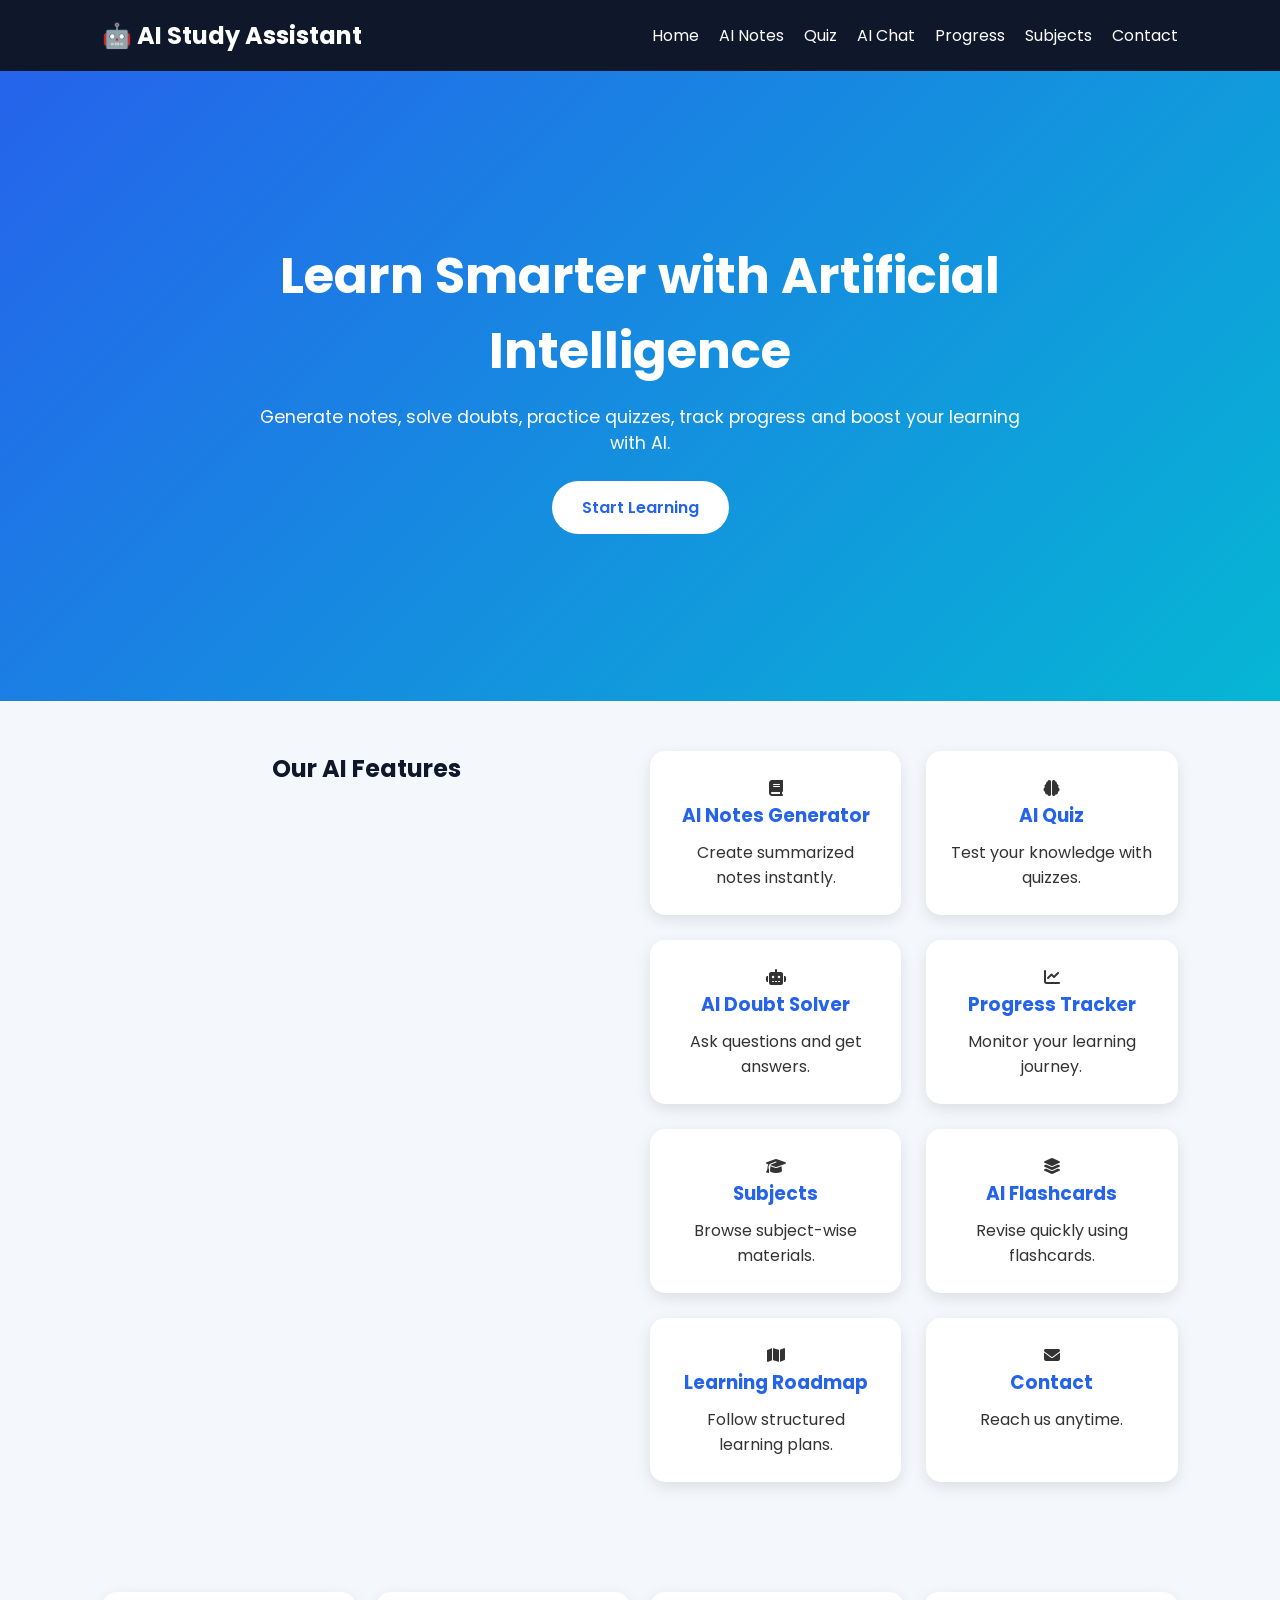
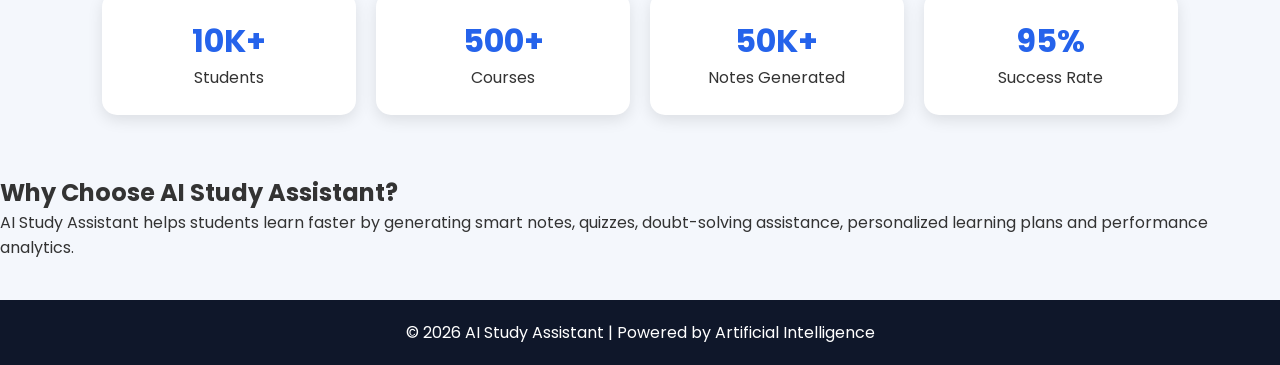
<file: cfai/AIStudyAssistant/index.html>
<!DOCTYPE html>
<html lang="en">
<head>
<meta charset="UTF-8">
<meta name="viewport" content="width=device-width, initial-scale=1.0">
<title>AI Study Assistant</title>

<link rel="stylesheet" href="style.css">

<link rel="stylesheet"
href="https://cdnjs.cloudflare.com/ajax/libs/font-awesome/6.5.1/css/all.min.css">
</head>

<body>

<header>
    <nav class="navbar">

        <div class="logo">
            🤖 AI Study Assistant
        </div>

        <ul class="nav-links">
            <li><a href="index.html">Home</a></li>
            <li><a href="notes.html">AI Notes</a></li>
            <li><a href="quiz.html">Quiz</a></li>
            <li><a href="chatbot.html">AI Chat</a></li>
            <li><a href="progress.html">Progress</a></li>
            <li><a href="subjects.html">Subjects</a></li>
            <li><a href="contact.html">Contact</a></li>
        </ul>

    </nav>
</header>

<section class="hero">

    <div class="hero-content">

        <h1>Learn Smarter with Artificial Intelligence</h1>

        <p>
            Generate notes, solve doubts, practice quizzes,
            track progress and boost your learning with AI.
        </p>

        <a href="notes.html" class="btn">
            Start Learning
        </a>

    </div>

</section>

<section class="features">

    <h2>Our AI Features</h2>

    <div class="feature-grid">

        <a href="notes.html" class="feature-card">
            <i class="fas fa-book"></i>
            <h3>AI Notes Generator</h3>
            <p>Create summarized notes instantly.</p>
        </a>

        <a href="quiz.html" class="feature-card">
            <i class="fas fa-brain"></i>
            <h3>AI Quiz</h3>
            <p>Test your knowledge with quizzes.</p>
        </a>

        <a href="chatbot.html" class="feature-card">
            <i class="fas fa-robot"></i>
            <h3>AI Doubt Solver</h3>
            <p>Ask questions and get answers.</p>
        </a>

        <a href="progress.html" class="feature-card">
            <i class="fas fa-chart-line"></i>
            <h3>Progress Tracker</h3>
            <p>Monitor your learning journey.</p>
        </a>

        <a href="subjects.html" class="feature-card">
            <i class="fas fa-graduation-cap"></i>
            <h3>Subjects</h3>
            <p>Browse subject-wise materials.</p>
        </a>

        <a href="flashcards.html" class="feature-card">
            <i class="fas fa-layer-group"></i>
            <h3>AI Flashcards</h3>
            <p>Revise quickly using flashcards.</p>
        </a>

        <a href="roadmap.html" class="feature-card">
            <i class="fas fa-map"></i>
            <h3>Learning Roadmap</h3>
            <p>Follow structured learning plans.</p>
        </a>

        <a href="contact.html" class="feature-card">
            <i class="fas fa-envelope"></i>
            <h3>Contact</h3>
            <p>Reach us anytime.</p>
        </a>

    </div>

</section>

<section class="stats">

    <div class="stat-card">
        <h2>10K+</h2>
        <p>Students</p>
    </div>

    <div class="stat-card">
        <h2>500+</h2>
        <p>Courses</p>
    </div>

    <div class="stat-card">
        <h2>50K+</h2>
        <p>Notes Generated</p>
    </div>

    <div class="stat-card">
        <h2>95%</h2>
        <p>Success Rate</p>
    </div>

</section>

<section class="about">

    <h2>Why Choose AI Study Assistant?</h2>

    <p>
        AI Study Assistant helps students learn faster by generating
        smart notes, quizzes, doubt-solving assistance, personalized
        learning plans and performance analytics.
    </p>

</section>

<footer>

    <p>
        © 2026 AI Study Assistant | Powered by Artificial Intelligence
    </p>

</footer>

</body>
</html>
</file>
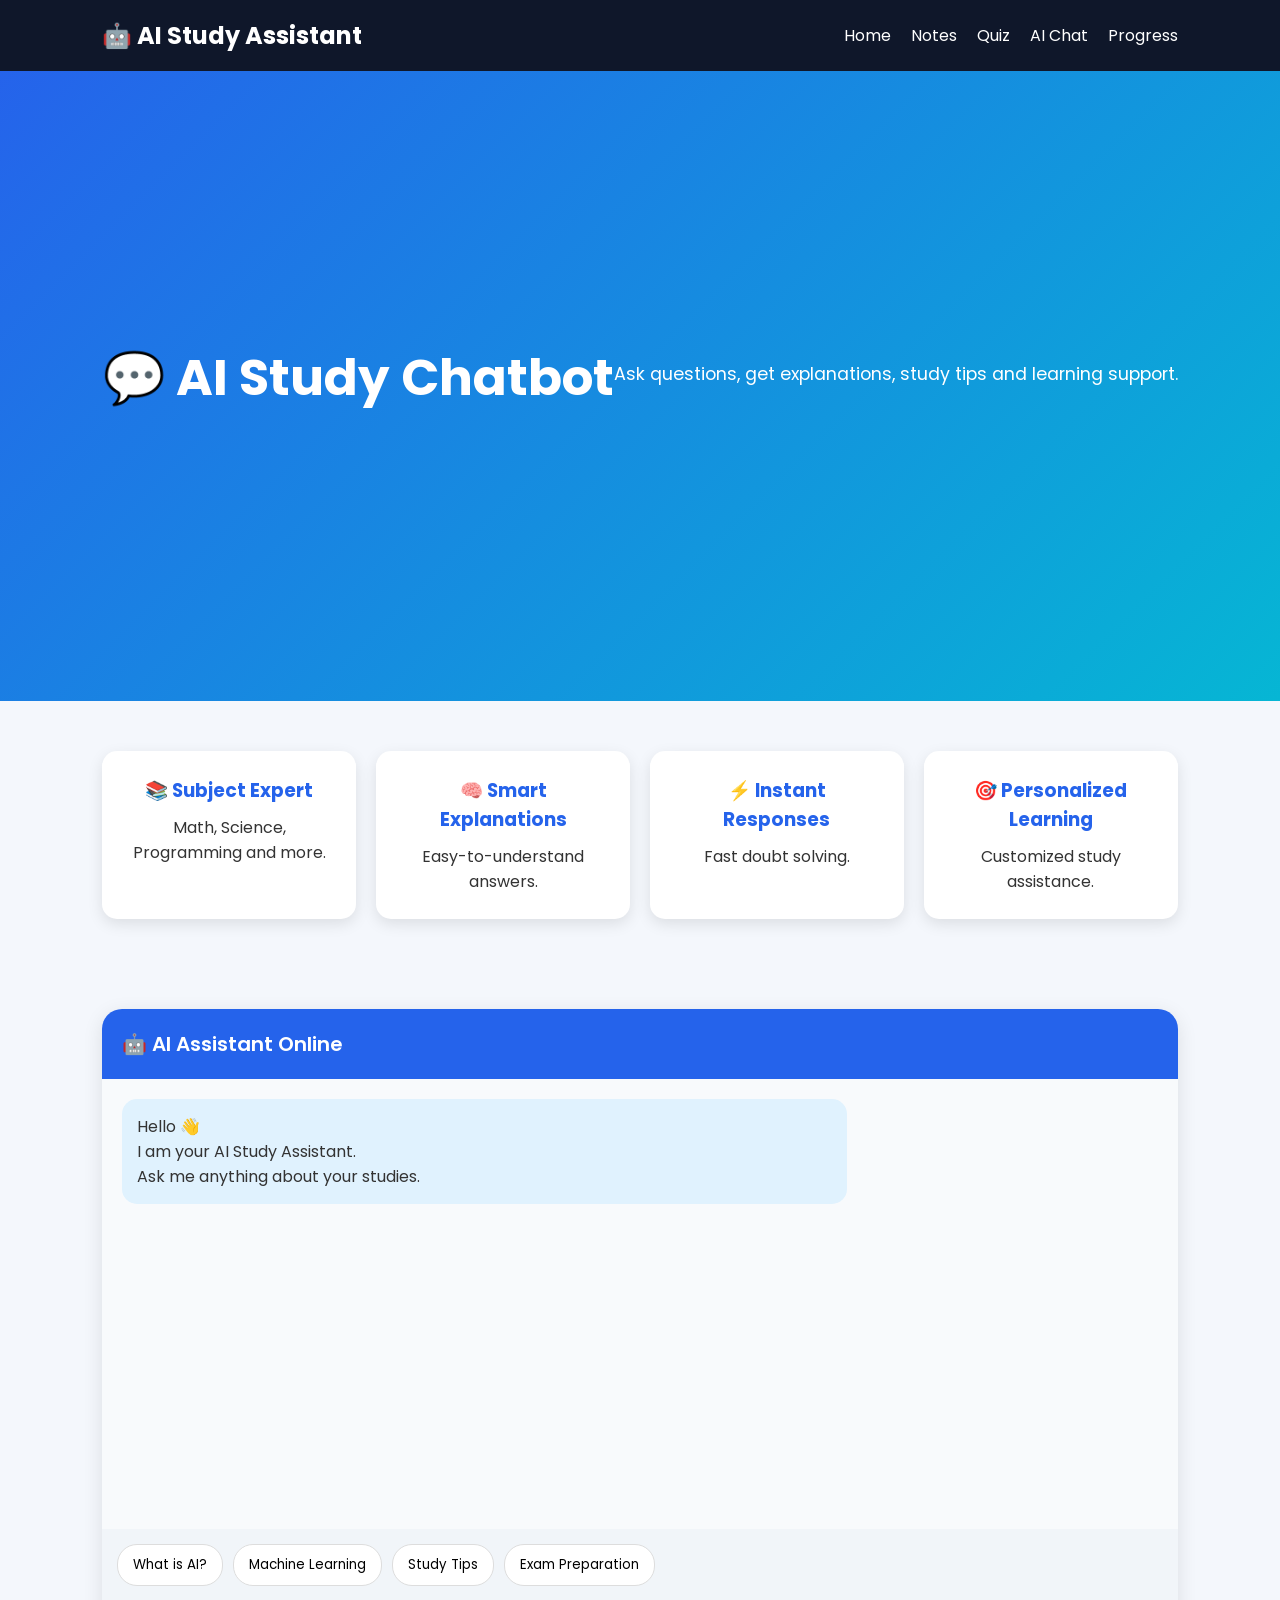
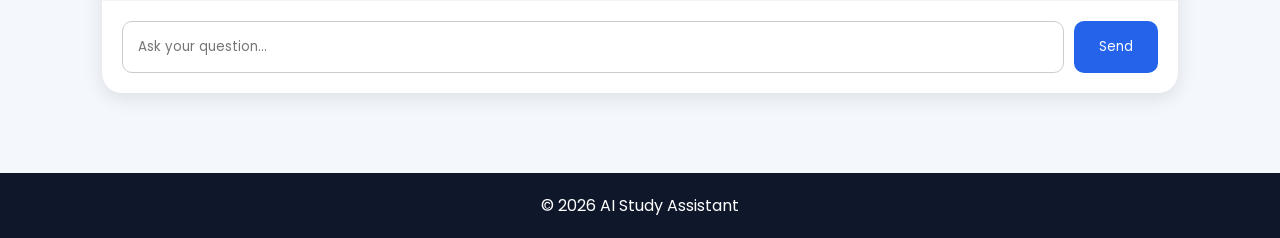
<file: cfai/AIStudyAssistant/chatbot.html>
<!DOCTYPE html>
<html lang="en">
<head>
<meta charset="UTF-8">
<meta name="viewport" content="width=device-width, initial-scale=1.0">
<title>AI Study Assistant Chatbot</title>

<link rel="stylesheet" href="style.css">
</head>

<body>

<nav class="navbar">

<div class="logo">
🤖 AI Study Assistant
</div>

<ul class="nav-links">
<li><a href="index.html">Home</a></li>
<li><a href="notes.html">Notes</a></li>
<li><a href="quiz.html">Quiz</a></li>
<li><a href="chatbot.html">AI Chat</a></li>
<li><a href="progress.html">Progress</a></li>
</ul>

</nav>

<section class="hero">

<h1>💬 AI Study Chatbot</h1>

<p>
Ask questions, get explanations,
study tips and learning support.
</p>

</section>

<section class="features">

<div class="feature-card">
<h3>📚 Subject Expert</h3>
<p>Math, Science, Programming and more.</p>
</div>

<div class="feature-card">
<h3>🧠 Smart Explanations</h3>
<p>Easy-to-understand answers.</p>
</div>

<div class="feature-card">
<h3>⚡ Instant Responses</h3>
<p>Fast doubt solving.</p>
</div>

<div class="feature-card">
<h3>🎯 Personalized Learning</h3>
<p>Customized study assistance.</p>
</div>

</section>

<section class="chat-section">

<div class="chat-container">

<div class="chat-header">
🤖 AI Assistant Online
</div>

<div class="chat-box" id="chatBox">

<div class="bot-message">
Hello 👋<br>
I am your AI Study Assistant.<br>
Ask me anything about your studies.
</div>

</div>

<div class="quick-buttons">

<button onclick="quickQuestion('What is Artificial Intelligence?')">
What is AI?
</button>

<button onclick="quickQuestion('Explain Machine Learning')">
Machine Learning
</button>

<button onclick="quickQuestion('Give study tips')">
Study Tips
</button>

<button onclick="quickQuestion('How to prepare for exams?')">
Exam Preparation
</button>

</div>

<div class="input-area">

<input
type="text"
id="userInput"
placeholder="Ask your question...">

<button onclick="sendMessage()">
Send
</button>

</div>

</div>

</section>

<footer>

<p>
© 2026 AI Study Assistant
</p>

</footer>

<script>

function sendMessage(){

let input =
document.getElementById("userInput");

let message =
input.value.trim();

if(message===""){
return;
}

let chatBox =
document.getElementById("chatBox");

chatBox.innerHTML +=
`
<div class="user-message">
${message}
</div>
`;

let response = "";

if(message.toLowerCase().includes("ai")){

response =
"Artificial Intelligence (AI) is the simulation of human intelligence by machines.";

}
else if(message.toLowerCase().includes("machine learning")){

response =
"Machine Learning is a branch of AI where systems learn from data.";

}
else if(message.toLowerCase().includes("study")){

response =
"Study daily, revise regularly and practice questions consistently.";

}
else if(message.toLowerCase().includes("exam")){

response =
"Create a timetable, revise concepts and solve previous papers.";

}
else{

response =
"This is a demo chatbot. Connect an AI API for real intelligent responses.";

}

chatBox.innerHTML +=
`
<div class="bot-message">
${response}
</div>
`;

input.value="";

chatBox.scrollTop =
chatBox.scrollHeight;

}

function quickQuestion(text){

document.getElementById(
"userInput"
).value=text;

sendMessage();

}

</script>

</body>
</html>
</file>
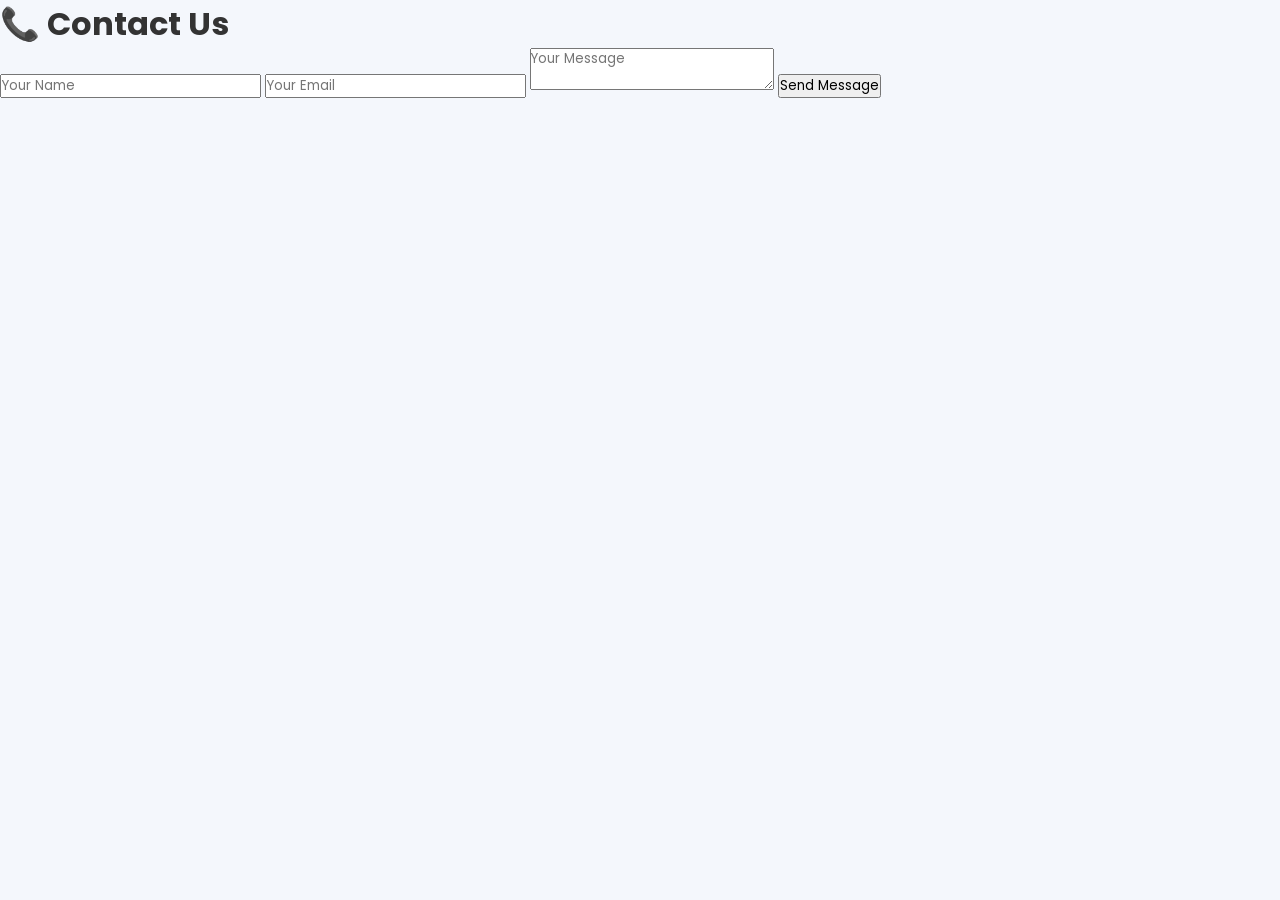
<file: cfai/AIStudyAssistant/contact.html>
<!DOCTYPE html>
<html>
<head>
<title>Contact</title>
<link rel="stylesheet" href="style.css">
</head>
<body>

<div class="page">

<h1>📞 Contact Us</h1>

<form>

<input type="text" placeholder="Your Name">

<input type="email" placeholder="Your Email">

<textarea placeholder="Your Message"></textarea>

<button>Send Message</button>

</form>

</div>

</body>
</html>
</file>
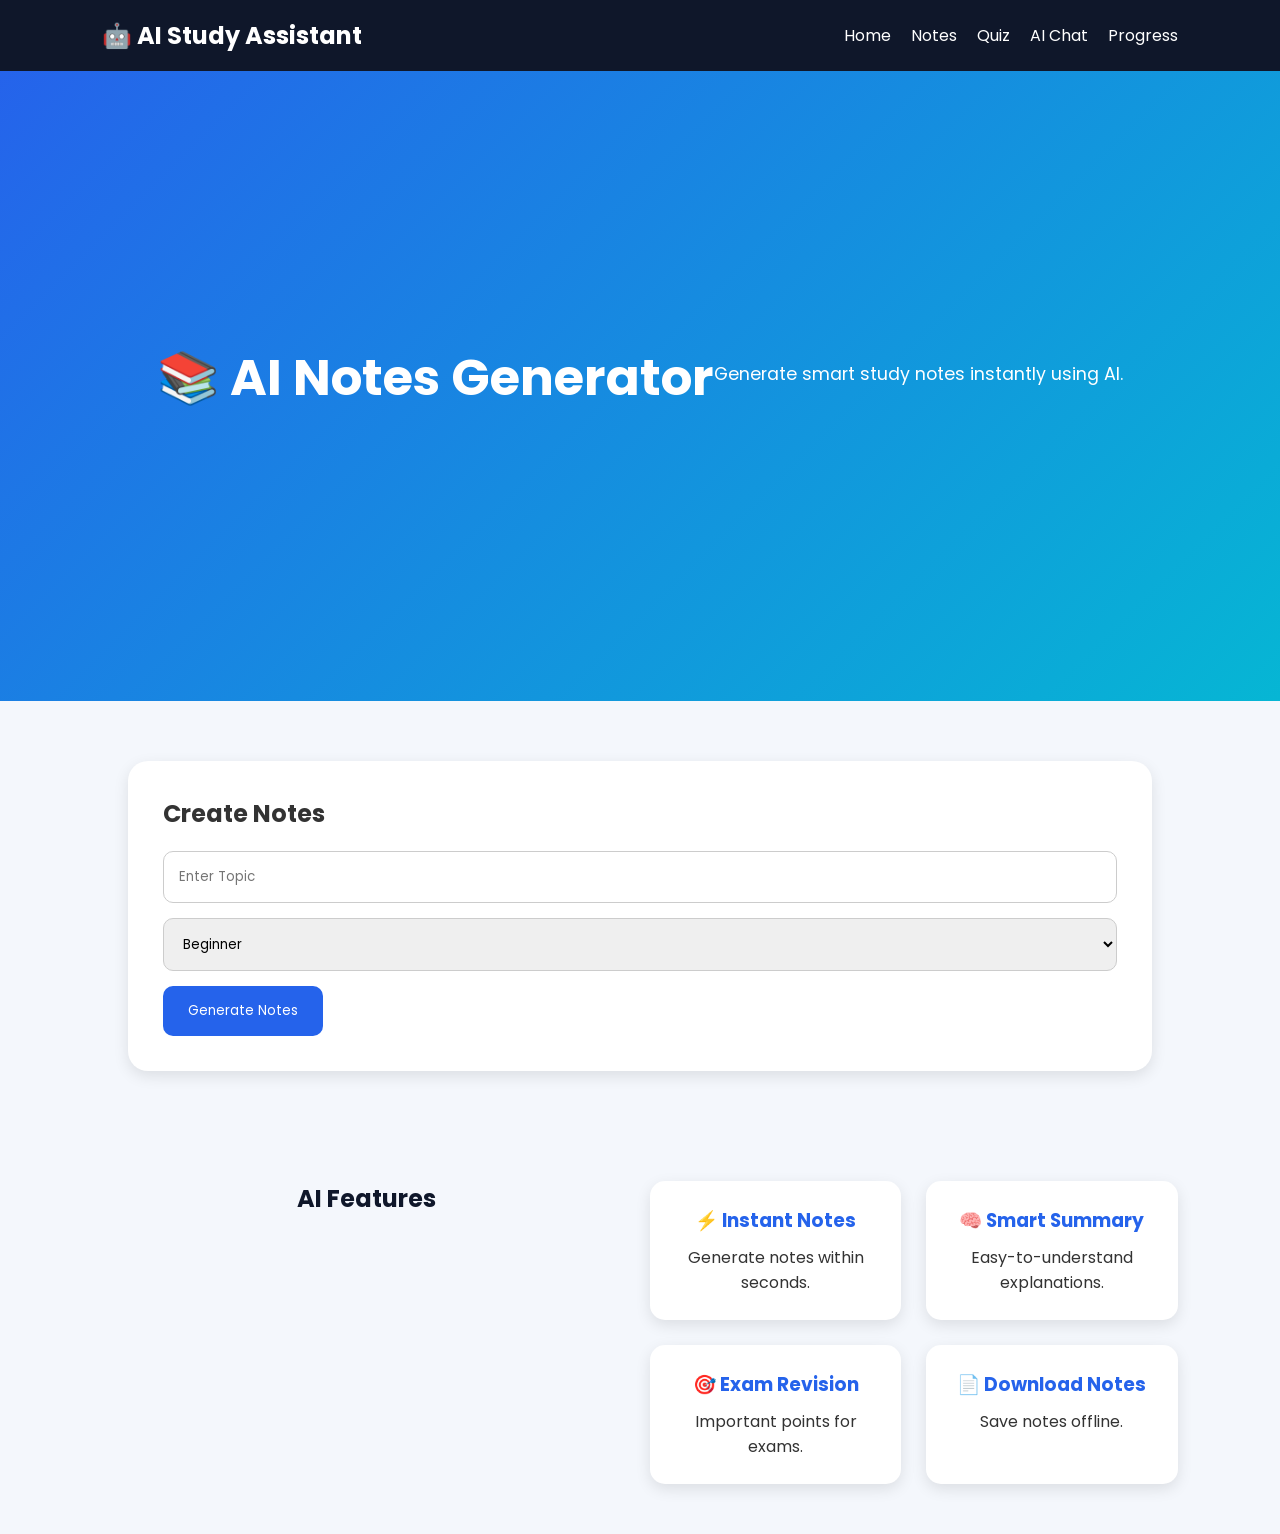
<file: cfai/AIStudyAssistant/notes.html>
<!DOCTYPE html>
<html lang="en">
<head>
<meta charset="UTF-8">
<meta name="viewport" content="width=device-width, initial-scale=1.0">
<title>AI Notes Generator</title>

<link rel="stylesheet" href="style.css">

</head>
<body>

<header>
    <nav class="navbar">

        <div class="logo">
            🤖 AI Study Assistant
        </div>

        <ul class="nav-links">
            <li><a href="index.html">Home</a></li>
            <li><a href="notes.html">Notes</a></li>
            <li><a href="quiz.html">Quiz</a></li>
            <li><a href="chatbot.html">AI Chat</a></li>
            <li><a href="progress.html">Progress</a></li>
        </ul>

    </nav>
</header>

<section class="hero">

    <h1>📚 AI Notes Generator</h1>

    <p>
        Generate smart study notes instantly using AI.
    </p>

</section>

<section class="generator">

    <div class="generator-card">

        <h2>Create Notes</h2>

        <input
            type="text"
            id="topic"
            placeholder="Enter Topic">

        <select id="level">
            <option>Beginner</option>
            <option>Intermediate</option>
            <option>Advanced</option>
        </select>

        <button onclick="generateNotes()">
            Generate Notes
        </button>

    </div>

</section>

<section id="outputSection" class="output-section">

    <div class="output-card">

        <h2 id="title"></h2>

        <h3>Summary</h3>

        <p id="summary"></p>

        <h3>Key Points</h3>

        <ul id="points"></ul>

        <h3>Study Tips</h3>

        <p id="tips"></p>

        <button onclick="downloadNotes()">
            Download Notes
        </button>

    </div>

</section>

<section class="features">

    <h2>AI Features</h2>

    <div class="feature-grid">

        <div class="feature-card">
            <h3>⚡ Instant Notes</h3>
            <p>Generate notes within seconds.</p>
        </div>

        <div class="feature-card">
            <h3>🧠 Smart Summary</h3>
            <p>Easy-to-understand explanations.</p>
        </div>

        <div class="feature-card">
            <h3>🎯 Exam Revision</h3>
            <p>Important points for exams.</p>
        </div>

        <div class="feature-card">
            <h3>📄 Download Notes</h3>
            <p>Save notes offline.</p>
        </div>

    </div>

</section>

<script>

function generateNotes(){

let topic =
document.getElementById("topic").value;

let level =
document.getElementById("level").value;

if(topic==""){
alert("Enter a topic");
return;
}

document.getElementById("outputSection").style.display="block";

document.getElementById("title").innerHTML=
topic + " - " + level;

document.getElementById("summary").innerHTML=
topic +
" is an important topic. Understanding the fundamentals helps build strong knowledge and practical skills.";

document.getElementById("points").innerHTML=
`
<li>Introduction to ${topic}</li>
<li>Main concepts</li>
<li>Applications</li>
<li>Advantages</li>
<li>Revision Points</li>
`;

document.getElementById("tips").innerHTML=
"Revise daily, practice questions and focus on conceptual understanding.";

}

function downloadNotes(){

let content =
document.querySelector(".output-card").innerText;

let blob =
new Blob([content], {type:"text/plain"});

let a =
document.createElement("a");

a.href =
URL.createObjectURL(blob);

a.download =
"AI_Notes.txt";

a.click();

}

</script>

</body>
</html>
</file>
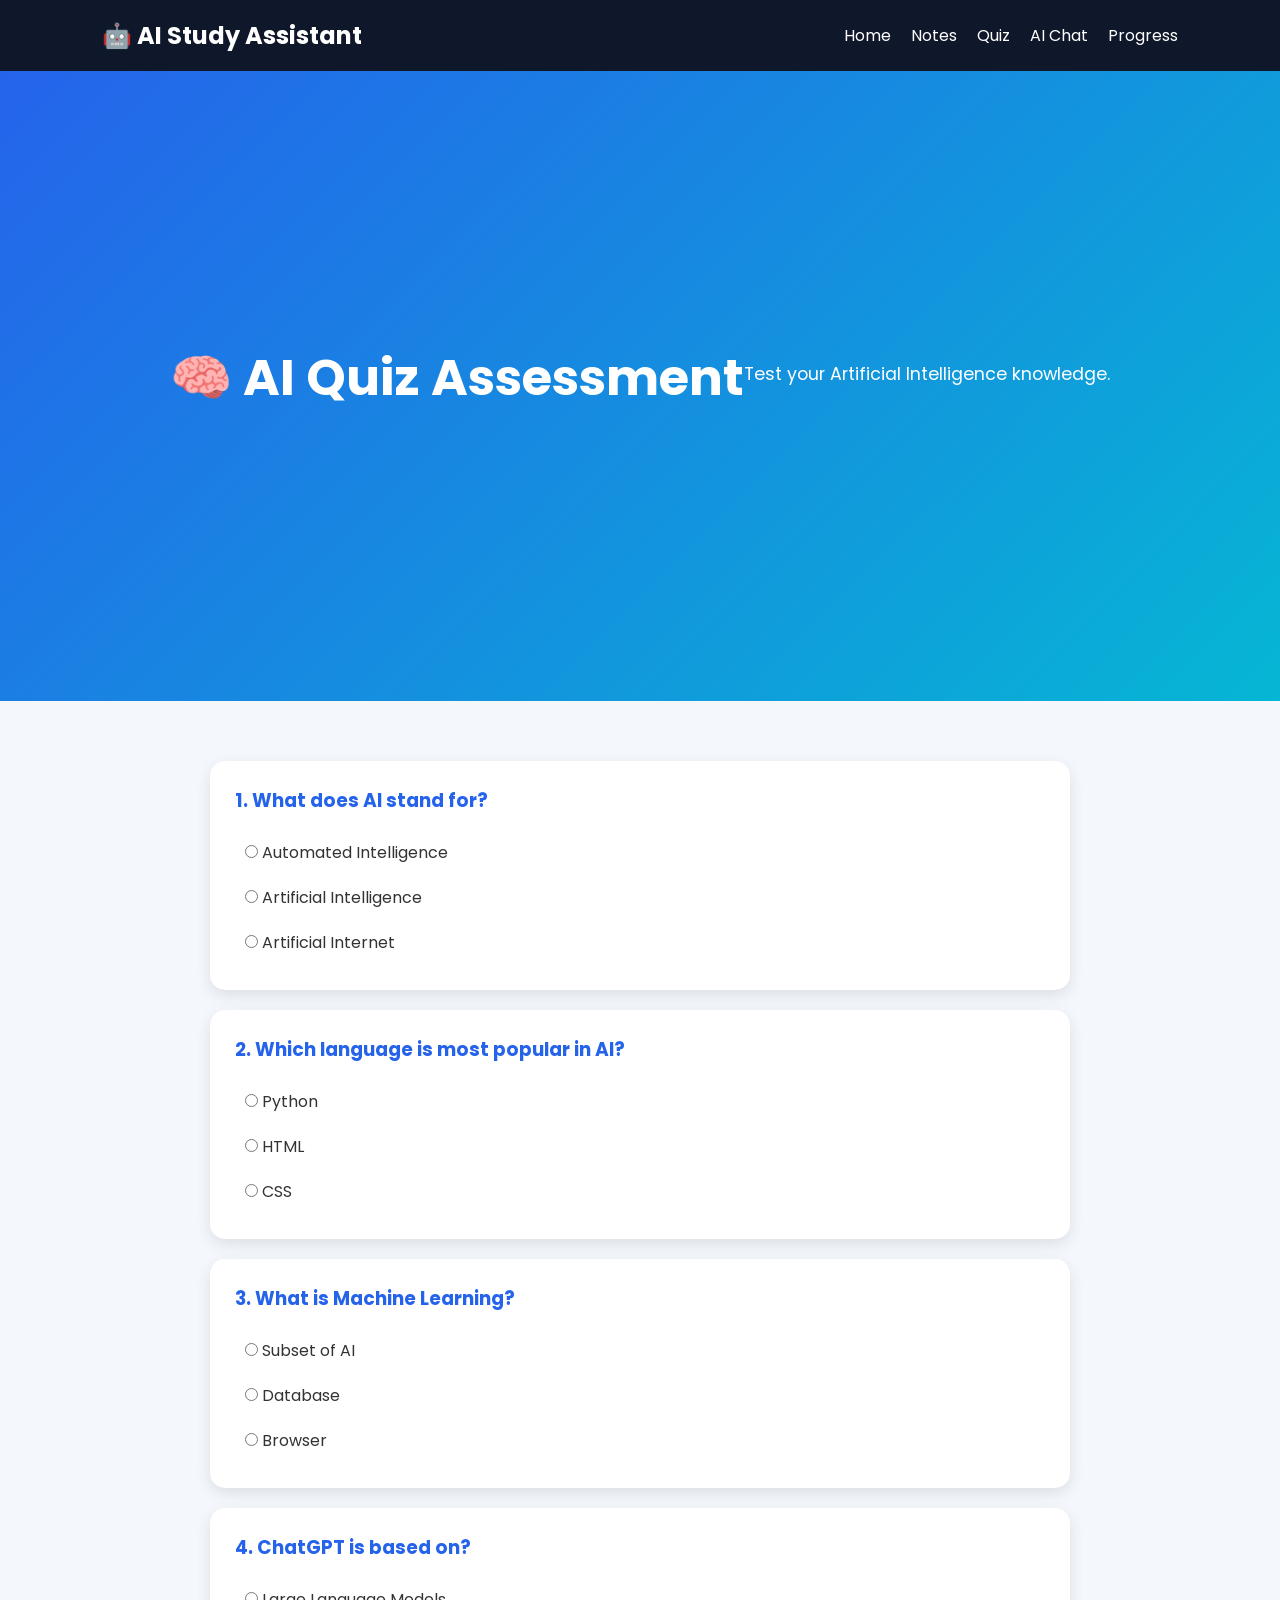
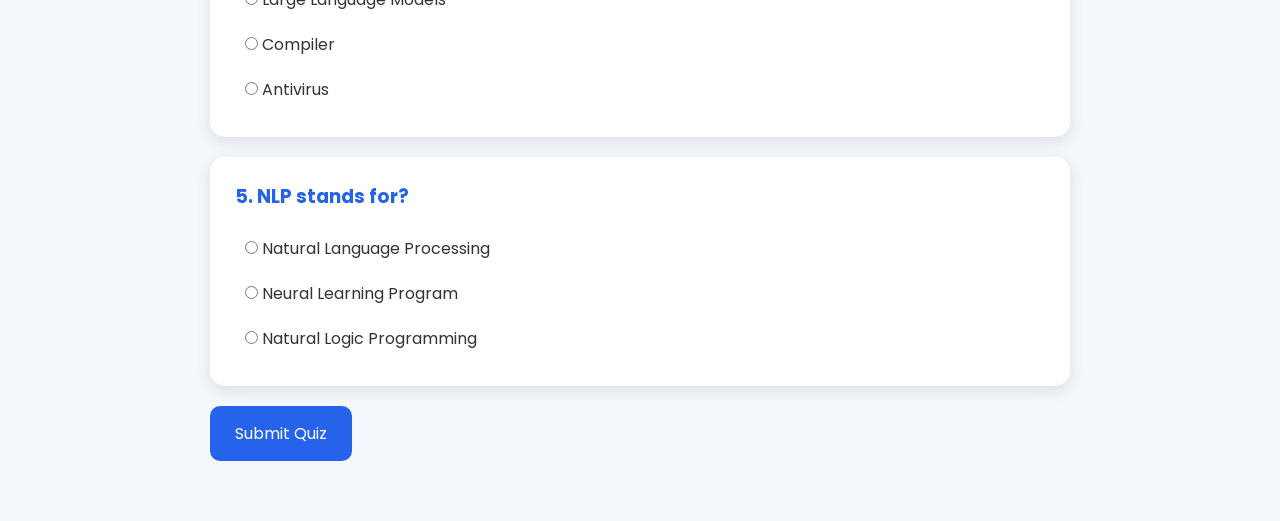
<file: cfai/AIStudyAssistant/quiz.html>
<!DOCTYPE html>
<html lang="en">
<head>
<meta charset="UTF-8">
<meta name="viewport" content="width=device-width, initial-scale=1.0">
<title>AI Quiz Assessment</title>

<link rel="stylesheet" href="style.css">
</head>
<body>

<header>
    <nav class="navbar">
        <div class="logo">🤖 AI Study Assistant</div>

        <ul class="nav-links">
            <li><a href="index.html">Home</a></li>
            <li><a href="notes.html">Notes</a></li>
            <li><a href="quiz.html">Quiz</a></li>
            <li><a href="chatbot.html">AI Chat</a></li>
            <li><a href="progress.html">Progress</a></li>
        </ul>
    </nav>
</header>

<section class="hero">
    <h1>🧠 AI Quiz Assessment</h1>
    <p>Test your Artificial Intelligence knowledge.</p>
</section>

<div class="quiz-container">

<form id="quizForm">

<div class="question">
<h3>1. What does AI stand for?</h3>

<label><input type="radio" name="q1" value="0"> Automated Intelligence</label>
<label><input type="radio" name="q1" value="1"> Artificial Intelligence</label>
<label><input type="radio" name="q1" value="0"> Artificial Internet</label>
</div>

<div class="question">
<h3>2. Which language is most popular in AI?</h3>

<label><input type="radio" name="q2" value="1"> Python</label>
<label><input type="radio" name="q2" value="0"> HTML</label>
<label><input type="radio" name="q2" value="0"> CSS</label>
</div>

<div class="question">
<h3>3. What is Machine Learning?</h3>

<label><input type="radio" name="q3" value="1"> Subset of AI</label>
<label><input type="radio" name="q3" value="0"> Database</label>
<label><input type="radio" name="q3" value="0"> Browser</label>
</div>

<div class="question">
<h3>4. ChatGPT is based on?</h3>

<label><input type="radio" name="q4" value="1"> Large Language Models</label>
<label><input type="radio" name="q4" value="0"> Compiler</label>
<label><input type="radio" name="q4" value="0"> Antivirus</label>
</div>

<div class="question">
<h3>5. NLP stands for?</h3>

<label><input type="radio" name="q5" value="1"> Natural Language Processing</label>
<label><input type="radio" name="q5" value="0"> Neural Learning Program</label>
<label><input type="radio" name="q5" value="0"> Natural Logic Programming</label>
</div>

<button type="button" class="submit-btn" onclick="calculateScore()">
Submit Quiz
</button>

</form>

<div id="result" class="result-box">

<h2 id="score"></h2>

<div class="progress">
<div id="bar"></div>
</div>

<h3 id="message"></h3>

<div id="mistakes"></div>

<button onclick="location.reload()" class="retry-btn">
Try Again
</button>

</div>

</div>

<script>

function calculateScore(){

let score=0;

let total=5;

let mistakes=[];

for(let i=1;i<=5;i++){

let answer=
document.querySelector(
'input[name="q'+i+'"]:checked'
);

if(answer){

score += parseInt(answer.value);

if(answer.value=="0"){

mistakes.push(
"Question "+i+" is incorrect."
);

}

}else{

mistakes.push(
"Question "+i+" was not answered."
);

}

}

let percent=
(score/total)*100;

document.getElementById(
"result"
).style.display="block";

document.getElementById(
"score"
).innerHTML=
"Score : "+score+" / "+total;

document.getElementById(
"bar"
).style.width=
percent+"%";

if(percent>=80){

document.getElementById(
"message"
).innerHTML=
"🌟 Excellent";

}
else if(percent>=50){

document.getElementById(
"message"
).innerHTML=
"👍 Good Job";

}
else{

document.getElementById(
"message"
).innerHTML=
"📚 Practice More";

}

if(mistakes.length>0){

document.getElementById(
"mistakes"
).innerHTML=
"<h3>Mistakes</h3><ul><li>"
+
mistakes.join(
"</li><li>"
)
+
"</li></ul>";

}
else{

document.getElementById(
"mistakes"
).innerHTML=
"<h3>Perfect Score 🎉</h3>";

}

}

</script>

</body>
</html>
</file>
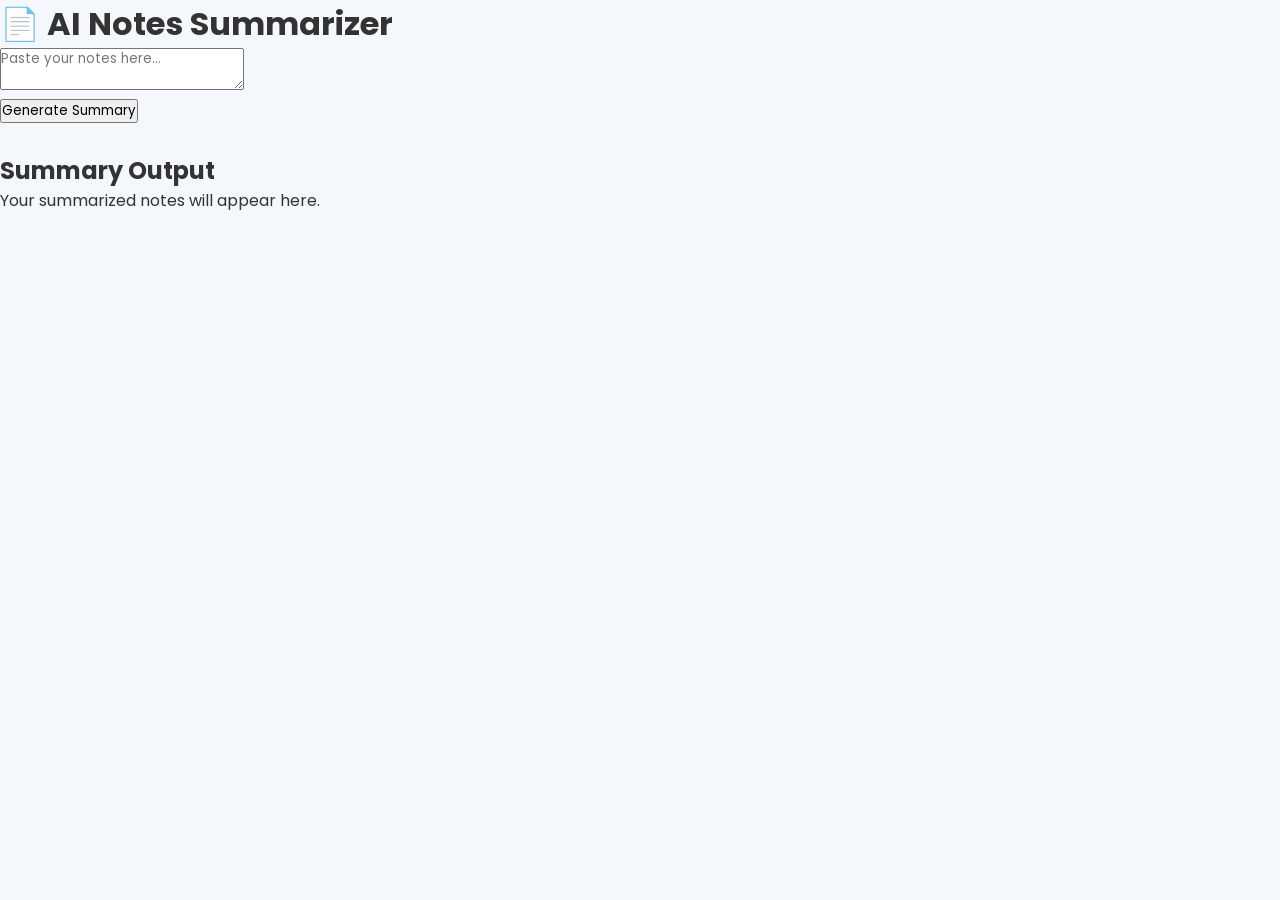
<file: cfai/AIStudyAssistant/summarizer.html>
<!DOCTYPE html>
<html>
<head>
<title>Notes Summarizer</title>
<link rel="stylesheet" href="style.css">
</head>
<body>

<div class="page">
<h1>📄 AI Notes Summarizer</h1>

<textarea placeholder="Paste your notes here..."></textarea>

<br>

<button>Generate Summary</button>

<div class="card" style="margin-top:30px;">
<h2>Summary Output</h2>
<p>Your summarized notes will appear here.</p>
</div>

</div>

</body>
</html>
</file>
<file: cfai/AIStudyAssistant/style.css>
@import url('https://fonts.googleapis.com/css2?family=Poppins:wght@300;400;500;600;700&display=swap');

*{
    margin:0;
    padding:0;
    box-sizing:border-box;
    font-family:'Poppins',sans-serif;
}

body{
    background:#f4f7fc;
    color:#333;
}

/* NAVBAR */

.navbar{
    display:flex;
    justify-content:space-between;
    align-items:center;
    padding:18px 8%;
    background:#0f172a;
    position:sticky;
    top:0;
    z-index:1000;
}

.logo{
    color:white;
    font-size:1.5rem;
    font-weight:700;
}

.nav-links{
    list-style:none;
    display:flex;
    gap:20px;
}

.nav-links a{
    color:white;
    text-decoration:none;
    transition:.3s;
}

.nav-links a:hover{
    color:#38bdf8;
}

/* HERO SECTION */

.hero{
    min-height:70vh;
    background:linear-gradient(
        135deg,
        #2563eb,
        #06b6d4
    );
    color:white;
    display:flex;
    justify-content:center;
    align-items:center;
    text-align:center;
    padding:30px;
}

.hero-content{
    max-width:800px;
}

.hero h1{
    font-size:3rem;
    margin-bottom:20px;
}

.hero p{
    font-size:1.1rem;
    margin-bottom:25px;
}

.btn{
    display:inline-block;
    padding:14px 30px;
    background:white;
    color:#2563eb;
    text-decoration:none;
    border-radius:30px;
    font-weight:600;
    transition:.3s;
}

.btn:hover{
    transform:translateY(-3px);
}

/* FEATURES */

.features{
    padding:80px 8%;
}

.features h2{
    text-align:center;
    margin-bottom:40px;
    color:#0f172a;
}

.feature-grid{
    display:grid;
    grid-template-columns:repeat(auto-fit,minmax(250px,1fr));
    gap:25px;
}

.feature-card{
    background:white;
    padding:30px;
    border-radius:15px;
    text-align:center;
    text-decoration:none;
    color:#333;
    box-shadow:0 5px 15px rgba(0,0,0,.1);
    transition:.3s;
}

.feature-card:hover{
    transform:translateY(-10px);
}

.feature-card h3{
    color:#2563eb;
    margin-bottom:10px;
}

/* NOTES PAGE */

.generator{
    padding:60px 10%;
}

.generator-card{
    background:white;
    padding:35px;
    border-radius:20px;
    box-shadow:0 5px 15px rgba(0,0,0,.1);
}

.generator-card h2{
    margin-bottom:20px;
}

.generator-card input,
.generator-card select{
    width:100%;
    padding:15px;
    margin-bottom:15px;
    border:1px solid #ccc;
    border-radius:10px;
}

.generator-card button{
    background:#2563eb;
    color:white;
    border:none;
    padding:15px 25px;
    border-radius:10px;
    cursor:pointer;
}

.generator-card button:hover{
    background:#1d4ed8;
}

/* NOTES OUTPUT */

.output-section{
    padding:30px 10%;
    display:none;
}

.output-card{
    background:white;
    padding:30px;
    border-radius:20px;
    box-shadow:0 5px 15px rgba(0,0,0,.1);
}

.output-card h2{
    color:#2563eb;
    margin-bottom:15px;
}

.output-card h3{
    margin-top:20px;
    margin-bottom:10px;
}

.output-card ul{
    padding-left:20px;
}

.output-card button{
    margin-top:20px;
    background:#10b981;
    color:white;
    border:none;
    padding:12px 25px;
    border-radius:10px;
    cursor:pointer;
}

/* STATS */

.stats{
    padding:60px 8%;
    display:grid;
    grid-template-columns:repeat(auto-fit,minmax(220px,1fr));
    gap:20px;
}

.stat-card{
    background:white;
    padding:25px;
    text-align:center;
    border-radius:15px;
    box-shadow:0 5px 15px rgba(0,0,0,.1);
}

.stat-card h2{
    color:#2563eb;
    font-size:2rem;
}

/* FOOTER */

footer{
    background:#0f172a;
    color:white;
    text-align:center;
    padding:20px;
    margin-top:50px;
}

/* RESPONSIVE */

@media(max-width:768px){

    .navbar{
        flex-direction:column;
        gap:15px;
    }

    .nav-links{
        flex-wrap:wrap;
        justify-content:center;
    }

    .hero h1{
        font-size:2rem;
    }

    .hero p{
        font-size:1rem;
    }
}
@import url('https://fonts.googleapis.com/css2?family=Poppins:wght@300;400;500;600;700&display=swap');

*{
margin:0;
padding:0;
box-sizing:border-box;
font-family:'Poppins',sans-serif;
}

body{
background:#f4f7fc;
}

/* Navbar */

.navbar{
background:#0f172a;
display:flex;
justify-content:space-between;
align-items:center;
padding:18px 8%;
}

.logo{
color:white;
font-size:24px;
font-weight:700;
}

.nav-links{
display:flex;
list-style:none;
gap:20px;
}

.nav-links a{
color:white;
text-decoration:none;
}

.nav-links a:hover{
color:#38bdf8;
}

/* Hero */

.hero{
background:linear-gradient(135deg,#2563eb,#06b6d4);
padding:80px 20px;
text-align:center;
color:white;
}

.hero h1{
font-size:50px;
margin-bottom:15px;
}

/* Quiz */

.quiz-container{
max-width:900px;
margin:40px auto;
padding:20px;
}

.question{
background:white;
padding:25px;
margin-bottom:20px;
border-radius:15px;
box-shadow:0 5px 15px rgba(0,0,0,.1);
}

.question h3{
margin-bottom:15px;
color:#2563eb;
}

.question label{
display:block;
padding:10px;
cursor:pointer;
}

.submit-btn{
background:#2563eb;
color:white;
border:none;
padding:15px 25px;
border-radius:10px;
cursor:pointer;
font-size:16px;
}

.submit-btn:hover{
background:#1d4ed8;
}

/* Result */

.result-box{
display:none;
background:white;
padding:30px;
margin-top:30px;
border-radius:15px;
box-shadow:0 5px 15px rgba(0,0,0,.1);
}

.progress{
width:100%;
height:25px;
background:#ddd;
border-radius:20px;
margin:20px 0;
overflow:hidden;
}

#bar{
height:100%;
width:0%;
background:#22c55e;
transition:.5s;
}

.retry-btn{
background:#10b981;
color:white;
border:none;
padding:12px 20px;
border-radius:10px;
cursor:pointer;
margin-top:20px;
}

/* Mobile */

@media(max-width:768px){

.navbar{
flex-direction:column;
gap:15px;
}

.nav-links{
flex-wrap:wrap;
justify-content:center;
}

.hero h1{
font-size:35px;
}

}
@import url('https://fonts.googleapis.com/css2?family=Poppins:wght@300;400;500;600;700&display=swap');

*{
margin:0;
padding:0;
box-sizing:border-box;
font-family:'Poppins',sans-serif;
}

body{
background:#f4f7fc;
}

/* Navbar */

.navbar{
background:#0f172a;
padding:18px 8%;
display:flex;
justify-content:space-between;
align-items:center;
}

.logo{
color:white;
font-size:24px;
font-weight:700;
}

.nav-links{
display:flex;
list-style:none;
gap:20px;
}

.nav-links a{
color:white;
text-decoration:none;
}

.nav-links a:hover{
color:#38bdf8;
}

/* Hero */

.hero{
background:linear-gradient(
135deg,
#2563eb,
#06b6d4
);
color:white;
text-align:center;
padding:80px 20px;
}

.hero h1{
font-size:50px;
margin-bottom:15px;
}

/* Features */

.features{
padding:50px 8%;
display:grid;
grid-template-columns:
repeat(auto-fit,minmax(250px,1fr));
gap:20px;
}

.feature-card{
background:white;
padding:25px;
border-radius:15px;
text-align:center;
box-shadow:0 5px 15px rgba(0,0,0,.1);
}

.feature-card h3{
color:#2563eb;
margin-bottom:10px;
}

/* Chat Section */

.chat-section{
padding:40px 8%;
}

.chat-container{
background:white;
border-radius:20px;
overflow:hidden;
box-shadow:0 5px 20px rgba(0,0,0,.1);
}

.chat-header{
background:#2563eb;
color:white;
padding:20px;
font-size:20px;
font-weight:600;
}

.chat-box{
height:450px;
overflow-y:auto;
padding:20px;
background:#f8fafc;
}

.bot-message{
background:#e0f2fe;
padding:15px;
border-radius:15px;
margin-bottom:15px;
max-width:70%;
}

.user-message{
background:#2563eb;
color:white;
padding:15px;
border-radius:15px;
margin-bottom:15px;
margin-left:auto;
max-width:70%;
}

.quick-buttons{
padding:15px;
display:flex;
flex-wrap:wrap;
gap:10px;
background:#f1f5f9;
}

.quick-buttons button{
background:white;
border:1px solid #ddd;
padding:10px 15px;
border-radius:20px;
cursor:pointer;
}

.quick-buttons button:hover{
background:#2563eb;
color:white;
}

.input-area{
display:flex;
padding:20px;
gap:10px;
}

.input-area input{
flex:1;
padding:15px;
border:1px solid #ccc;
border-radius:10px;
}

.input-area button{
background:#2563eb;
color:white;
border:none;
padding:15px 25px;
border-radius:10px;
cursor:pointer;
}

.input-area button:hover{
background:#1d4ed8;
}

/* Footer */

footer{
background:#0f172a;
color:white;
text-align:center;
padding:20px;
margin-top:40px;
}

/* Mobile */

@media(max-width:768px){

.navbar{
flex-direction:column;
gap:15px;
}

.nav-links{
flex-wrap:wrap;
justify-content:center;
}

.hero h1{
font-size:35px;
}

.chat-box{
height:350px;
}

.input-area{
flex-direction:column;
}

.input-area button{
width:100%;
}

}
</file>
